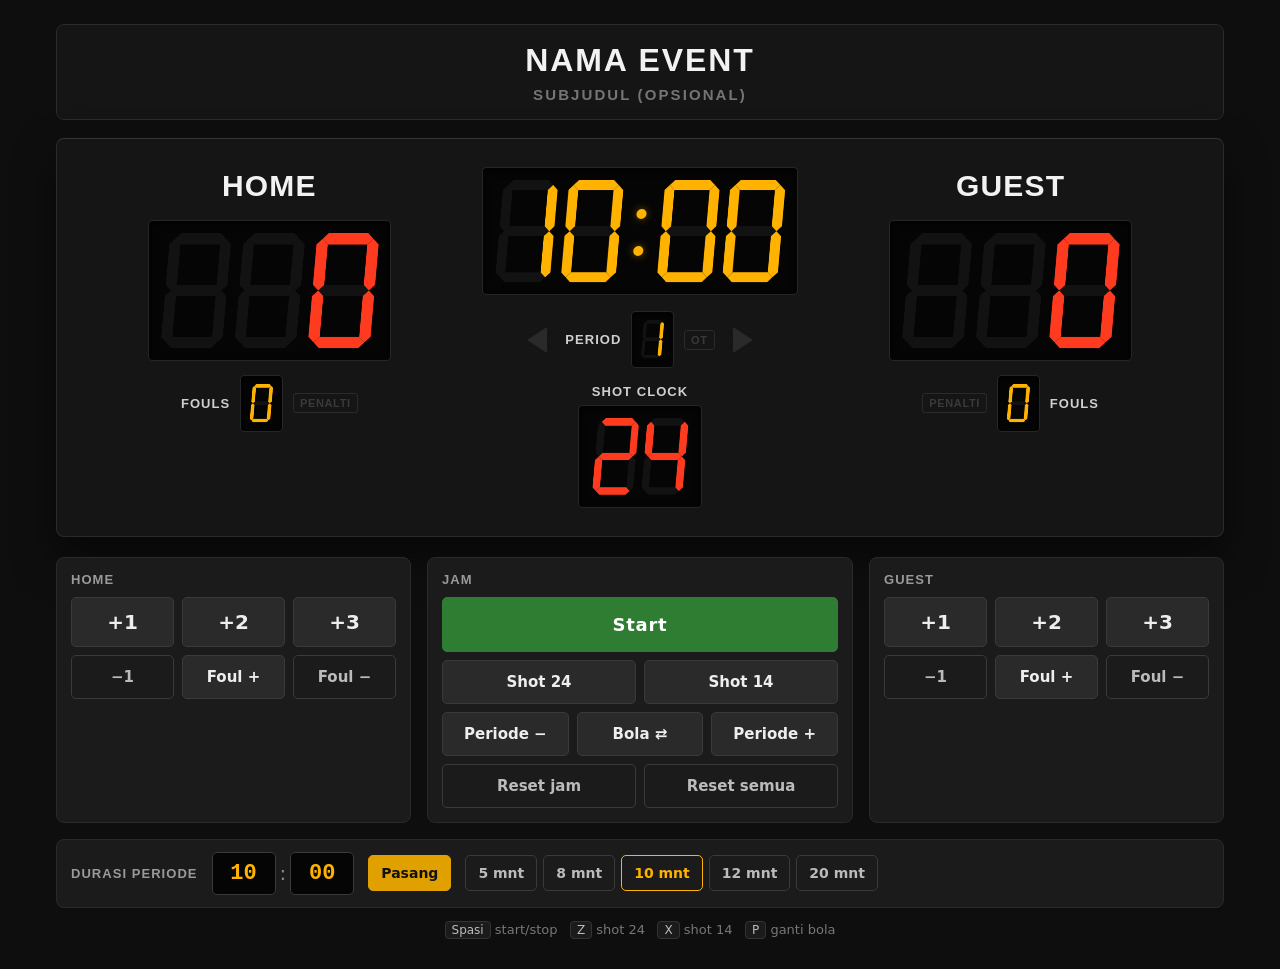
<file: ShootClock/index.html>
<!DOCTYPE html>
<html lang="id">
<head>
  <meta charset="UTF-8" />
  <meta name="viewport" content="width=device-width, initial-scale=1.0" />
  <title>Scoreboard Basket</title>
  <link rel="icon" type="image/svg+xml" href="favicon.svg?v=2" />
  <link rel="stylesheet" href="style.css" />
</head>
<body>
  <div class="wrap">

    <!-- ===== HEADER / PROFILE EVENT ===== -->
    <header class="event" id="event-header">
      <div class="event-text">
        <input class="event-title" id="event-title" value="NAMA EVENT" maxlength="40"
               placeholder="Nama event" aria-label="Judul event" />
        <input class="event-sub" id="event-sub" value="" maxlength="50"
               placeholder="Subjudul (opsional)" aria-label="Subjudul event" />
      </div>
    </header>

    <!-- ===== PAPAN SKOR ===== -->
    <div class="board">
      <section class="side home">
        <input class="team-name" data-team="home" value="HOME" maxlength="12" aria-label="Nama tim home" />
        <div class="panel"><div class="led red led-score" id="score-home"></div></div>
        <div class="sub">
          <span class="cap">FOULS</span>
          <div class="panel small"><div class="led amber led-small" id="foul-home"></div></div>
          <span class="lamp" id="penalty-home">PENALTI</span>
        </div>
      </section>

      <section class="middle">
        <div class="panel"><div class="led amber led-clock" id="game-clock"></div></div>

        <div class="period-row">
          <span class="arrow left" id="poss-home" title="Bola: home"></span>
          <div class="period-unit">
            <span class="cap">PERIOD</span>
            <div class="panel small"><div class="led amber led-small" id="period"></div></div>
            <span class="lamp" id="ot-lamp">OT</span>
          </div>
          <span class="arrow right" id="poss-away" title="Bola: guest"></span>
        </div>

        <div class="shot-unit">
          <span class="cap">SHOT CLOCK</span>
          <div class="panel"><div class="led red led-shot" id="shot-clock"></div></div>
        </div>
      </section>

      <section class="side away">
        <input class="team-name" data-team="away" value="GUEST" maxlength="12" aria-label="Nama tim guest" />
        <div class="panel"><div class="led red led-score" id="score-away"></div></div>
        <div class="sub">
          <span class="lamp" id="penalty-away">PENALTI</span>
          <div class="panel small"><div class="led amber led-small" id="foul-away"></div></div>
          <span class="cap">FOULS</span>
        </div>
      </section>
    </div>

    <!-- ===== PANEL OPERATOR ===== -->
    <div class="console">
      <div class="group">
        <h2 id="label-home">HOME</h2>
        <div class="row three">
          <button class="pts" data-team="home" data-pts="1">+1</button>
          <button class="pts" data-team="home" data-pts="2">+2</button>
          <button class="pts" data-team="home" data-pts="3">+3</button>
        </div>
        <div class="row three">
          <button class="muted" data-team="home" data-pts="-1">−1</button>
          <button data-foul="home" data-delta="1">Foul +</button>
          <button class="muted" data-foul="home" data-delta="-1">Foul −</button>
        </div>
      </div>

      <div class="group main">
        <h2>Jam</h2>
        <button id="btn-start" class="big go">Start</button>
        <button id="btn-pause" class="big stop">Stop</button>
        <div class="row two">
          <button id="btn-shot-24">Shot 24</button>
          <button id="btn-shot-14">Shot 14</button>
        </div>
        <div class="row three">
          <button data-period="-1">Periode −</button>
          <button id="btn-poss">Bola ⇄</button>
          <button data-period="1">Periode +</button>
        </div>
        <div class="row two">
          <button id="btn-reset-game" class="muted">Reset jam</button>
          <button id="btn-reset-all" class="muted danger">Reset semua</button>
        </div>
      </div>

      <div class="group">
        <h2 id="label-away">GUEST</h2>
        <div class="row three">
          <button class="pts" data-team="away" data-pts="1">+1</button>
          <button class="pts" data-team="away" data-pts="2">+2</button>
          <button class="pts" data-team="away" data-pts="3">+3</button>
        </div>
        <div class="row three">
          <button class="muted" data-team="away" data-pts="-1">−1</button>
          <button data-foul="away" data-delta="1">Foul +</button>
          <button class="muted" data-foul="away" data-delta="-1">Foul −</button>
        </div>
      </div>
    </div>

    <!-- ===== PENGATURAN WAKTU ===== -->
    <form class="settings" id="time-form" autocomplete="off">
      <span class="set-label">Durasi periode</span>
      <div class="time-input">
        <input id="set-min" type="number" inputmode="numeric" min="0" max="99" value="10" aria-label="Menit" />
        <span>:</span>
        <input id="set-sec" type="number" inputmode="numeric" min="0" max="59" value="00" aria-label="Detik" />
      </div>
      <button type="submit" class="apply">Pasang</button>
      <div class="presets">
        <button type="button" data-preset="5">5 mnt</button>
        <button type="button" data-preset="8">8 mnt</button>
        <button type="button" data-preset="10">10 mnt</button>
        <button type="button" data-preset="12">12 mnt</button>
        <button type="button" data-preset="20">20 mnt</button>
      </div>
      <span class="set-msg" id="set-msg"></span>
    </form>

    <p class="keys">
      <kbd>Spasi</kbd> start/stop &nbsp; <kbd>Z</kbd> shot 24 &nbsp; <kbd>X</kbd> shot 14 &nbsp; <kbd>P</kbd> ganti bola
    </p>
  </div>

  <script src="app.js"></script>
</body>
</html>
</file>
<file: ShootClock/style.css>
:root {
  --red: #ff3b1f;
  --amber: #ffb300;
  --off: rgba(255, 255, 255, 0.05);   /* segmen LED yang mati */

  --ui: system-ui, -apple-system, "Segoe UI", Roboto, sans-serif;
  --label: "Arial Narrow", "Roboto Condensed", "Helvetica Neue", Arial, sans-serif;
}

* { box-sizing: border-box; margin: 0; padding: 0; }

body {
  background: #0e0e0e;
  color: #eee;
  font-family: var(--ui);
}

.wrap { max-width: 1200px; margin: 0 auto; padding: 24px 16px 32px; }

/* ================= HEADER / PROFILE EVENT ================= */
.event {
  display: flex;
  align-items: center;
  justify-content: center;
  gap: 18px;
  margin-bottom: 18px;
  padding: 14px 18px;
  background: #151515;
  border: 1px solid #2a2a2a;
  border-radius: 8px;
}

.event-text {
  display: flex;
  flex-direction: column;
  align-items: center;
  gap: 2px;
  min-width: 0;
}

.event-title {
  width: 100%;
  padding: 2px 6px;
  background: transparent;
  border: 1px solid transparent;
  border-radius: 4px;
  color: #f2f2f2;
  font: 700 clamp(20px, 3vw, 32px) var(--label);
  font-stretch: condensed;
  letter-spacing: 0.06em;
  text-align: center;
  text-transform: uppercase;
}
.event-sub {
  width: 100%;
  padding: 1px 6px;
  background: transparent;
  border: 1px solid transparent;
  border-radius: 4px;
  color: #9a9a9a;
  font: 600 clamp(12px, 1.6vw, 15px) var(--label);
  letter-spacing: 0.14em;
  text-align: center;
  text-transform: uppercase;
}
.event-title:hover, .event-sub:hover { border-color: #333; }
.event-title:focus, .event-sub:focus { outline: none; border-color: #777; background: #0b0b0b; }
.event-sub:placeholder-shown { color: #555; }

@media (max-width: 760px) {
  .event { gap: 12px; padding: 12px 14px; }
}

/* ================= PAPAN SKOR ================= */
.board {
  display: grid;
  grid-template-columns: 1fr auto 1fr;
  grid-template-areas: "home middle away";
  gap: 24px 32px;
  align-items: start;
  padding: 28px 32px;
  background: #151515;
  border: 1px solid #2a2a2a;
  border-top-color: #353535;
  border-radius: 8px;
  box-shadow: 0 20px 40px rgba(0, 0, 0, 0.5);
}
.home   { grid-area: home; }
.middle { grid-area: middle; }
.away   { grid-area: away; }

.side {
  display: flex;
  flex-direction: column;
  align-items: center;
  gap: 14px;
}

.team-name {
  width: 100%;
  padding: 2px 4px;
  background: transparent;
  border: 0;
  border-bottom: 1px solid transparent;
  color: #f2f2f2;
  font: 700 clamp(18px, 2.4vw, 30px) var(--label);
  font-stretch: condensed;
  letter-spacing: 0.04em;
  text-align: center;
  text-transform: uppercase;
}
.team-name:hover { border-bottom-color: #444; }
.team-name:focus { outline: none; border-bottom-color: #888; }

.cap {
  color: #cfcfcf;
  font: 700 13px var(--label);
  font-stretch: condensed;
  letter-spacing: 0.08em;
}

.panel {
  display: inline-flex;
  justify-content: center;
  padding: 12px 16px;
  background: #050505;
  border: 1px solid #262626;
  border-radius: 4px;
  box-shadow: inset 0 2px 8px rgba(0, 0, 0, 0.8);
}
.panel.small { padding: 8px 10px; }

.sub { display: flex; align-items: center; gap: 10px; }

.lamp {
  padding: 3px 6px;
  border: 1px solid #2a2a2a;
  border-radius: 3px;
  color: #3a3a3a;
  font: 700 11px var(--label);
  letter-spacing: 0.06em;
}
.lamp.on { color: #111; background: var(--amber); border-color: var(--amber); }

.middle {
  display: flex;
  flex-direction: column;
  align-items: center;
  gap: 16px;
}

.period-row { display: flex; align-items: center; gap: 18px; }
.period-unit { display: flex; align-items: center; gap: 10px; }
.shot-unit { display: flex; flex-direction: column; align-items: center; gap: 6px; }

/* panah penguasaan bola */
.arrow {
  width: 0;
  height: 0;
  border-top: 13px solid transparent;
  border-bottom: 13px solid transparent;
}
.arrow.left  { border-right: 20px solid #2a2a2a; }
.arrow.right { border-left: 20px solid #2a2a2a; }
.arrow.left.on  { border-right-color: var(--amber); }
.arrow.right.on { border-left-color: var(--amber); }

/* ================= DIGIT 7-SEGMEN ================= */
/* Semua ukuran pakai em, jadi cukup ubah font-size untuk mengubah besar digit */
.led {
  --on: var(--red);
  display: inline-flex;
  align-items: center;
  gap: 0.1em;
  transform: skewX(-5deg);
}
.led.amber { --on: var(--amber); }

.led-score { font-size: clamp(56px, 9vw, 128px); }
.led-clock { font-size: clamp(52px, 8vw, 112px); }
.led-shot  { font-size: clamp(44px, 6vw, 80px); }
.led-small { font-size: clamp(28px, 3vw, 42px); }

.dg { position: relative; flex: none; width: 0.54em; height: 1em; }

.dg i { position: absolute; background: var(--off); }
.dg i.on, .sep i.on {
  background: var(--on);
  box-shadow: 0 0 0.08em color-mix(in srgb, var(--on) 45%, transparent);
}

/* segmen horizontal: a (atas), g (tengah), d (bawah) */
.sa, .sg, .sd {
  left: 0.05em;
  right: 0.05em;
  height: 0.1em;
  clip-path: polygon(0.05em 0, calc(100% - 0.05em) 0, 100% 50%, calc(100% - 0.05em) 100%, 0.05em 100%, 0 50%);
}
.sa { top: 0; }
.sg { top: 0.45em; }
.sd { bottom: 0; }

/* segmen vertikal: f (kiri atas), b (kanan atas), e (kiri bawah), c (kanan bawah) */
.sf, .sb, .se, .sc {
  width: 0.1em;
  height: 0.45em;
  clip-path: polygon(50% 0, 100% 0.05em, 100% calc(100% - 0.05em), 50% 100%, 0 calc(100% - 0.05em), 0 0.05em);
}
.sf { left: 0;  top: 0.05em; }
.sb { right: 0; top: 0.05em; }
.se { left: 0;  bottom: 0.05em; }
.sc { right: 0; bottom: 0.05em; }

/* titik dua & titik desimal */
.sep { position: relative; flex: none; width: 0.2em; height: 1em; }
.sep i {
  position: absolute;
  left: 0.05em;
  width: 0.1em;
  height: 0.1em;
  border-radius: 50%;
  background: var(--off);
}
.colon i:first-child { top: 0.28em; }
.colon i:last-child  { top: 0.64em; }
.dot i { bottom: 0; }

/* ================= PANEL OPERATOR ================= */
.console {
  display: grid;
  grid-template-columns: 1fr 1.2fr 1fr;
  gap: 16px;
  margin-top: 20px;
}

.group {
  display: flex;
  flex-direction: column;
  gap: 8px;
  padding: 14px;
  background: #1b1b1b;
  border: 1px solid #2a2a2a;
  border-radius: 8px;
}

.group h2 {
  margin-bottom: 2px;
  color: #9a9a9a;
  font: 700 13px var(--label);
  letter-spacing: 0.08em;
  text-transform: uppercase;
}

.row { display: grid; gap: 8px; }
.row.two   { grid-template-columns: 1fr 1fr; }
.row.three { grid-template-columns: repeat(3, 1fr); }

.console button {
  padding: 12px 8px;
  background: #2a2a2a;
  border: 1px solid #3a3a3a;
  border-radius: 5px;
  color: #eee;
  font: 600 15px var(--ui);
  cursor: pointer;
}
.console button:hover  { background: #333; }
.console button:active { background: #222; transform: translateY(1px); }

.console .pts { font-size: 20px; font-weight: 700; }

.console .muted { background: transparent; color: #bbb; }
.console .muted:hover { background: #242424; }
.console .danger:hover { border-color: #a33; color: #f66; }

.console .big { padding: 16px; font-size: 18px; letter-spacing: 0.04em; }
.console .go   { background: #2f7d32; border-color: #2f7d32; color: #fff; }
.console .go:hover { background: #358f39; }
.console .stop { background: #b23a2a; border-color: #b23a2a; color: #fff; }
.console .stop:hover { background: #c4402e; }

/* tampilkan Start ATAU Stop */
#btn-pause { display: none; }
body.is-running #btn-start { display: none; }
body.is-running #btn-pause { display: block; }

/* ================= PENGATURAN WAKTU ================= */
.settings {
  display: flex;
  flex-wrap: wrap;
  align-items: center;
  gap: 10px 14px;
  margin-top: 16px;
  padding: 12px 14px;
  background: #1b1b1b;
  border: 1px solid #2a2a2a;
  border-radius: 8px;
}

.set-label {
  color: #9a9a9a;
  font: 700 13px var(--label);
  letter-spacing: 0.08em;
  text-transform: uppercase;
}

.time-input { display: flex; align-items: center; gap: 4px; color: #888; font-size: 20px; }
.time-input input {
  width: 64px;
  padding: 8px 6px;
  background: #050505;
  border: 1px solid #3a3a3a;
  border-radius: 5px;
  color: var(--amber);
  font: 700 22px ui-monospace, "SFMono-Regular", Menlo, Consolas, monospace;
  text-align: center;
  -moz-appearance: textfield;
}
.time-input input::-webkit-outer-spin-button,
.time-input input::-webkit-inner-spin-button { -webkit-appearance: none; margin: 0; }
.time-input input:focus { outline: none; border-color: var(--amber); }

.settings button {
  padding: 9px 12px;
  background: #2a2a2a;
  border: 1px solid #3a3a3a;
  border-radius: 5px;
  color: #eee;
  font: 600 14px var(--ui);
  cursor: pointer;
}
.settings button:hover { background: #333; }
.settings .apply { background: #e0a000; border-color: #e0a000; color: #111; }
.settings .apply:hover { background: #f0b000; }

.presets { display: flex; flex-wrap: wrap; gap: 6px; }
.presets button { background: transparent; color: #bbb; }
.presets button.active { border-color: var(--amber); color: var(--amber); }

.set-msg { color: #888; font-size: 13px; }
.set-msg.err { color: #f66; }

.keys {
  margin-top: 14px;
  color: #777;
  font-size: 13px;
  text-align: center;
}
kbd {
  padding: 1px 6px;
  background: #1b1b1b;
  border: 1px solid #333;
  border-radius: 4px;
  color: #bbb;
  font: 12px var(--ui);
}

/* ================= RESPONSIVE ================= */
@media (max-width: 760px) {
  .wrap { padding: 12px 10px 24px; }
  .board {
    grid-template-columns: 1fr 1fr;
    grid-template-areas:
      "middle middle"
      "home   away";
    padding: 20px 14px;
    gap: 20px 12px;
  }
  .sub { flex-wrap: wrap; justify-content: center; }

  .console { grid-template-columns: 1fr 1fr; }
  .console .main { grid-column: 1 / -1; order: -1; }
  .keys { display: none; }
}
</file>
